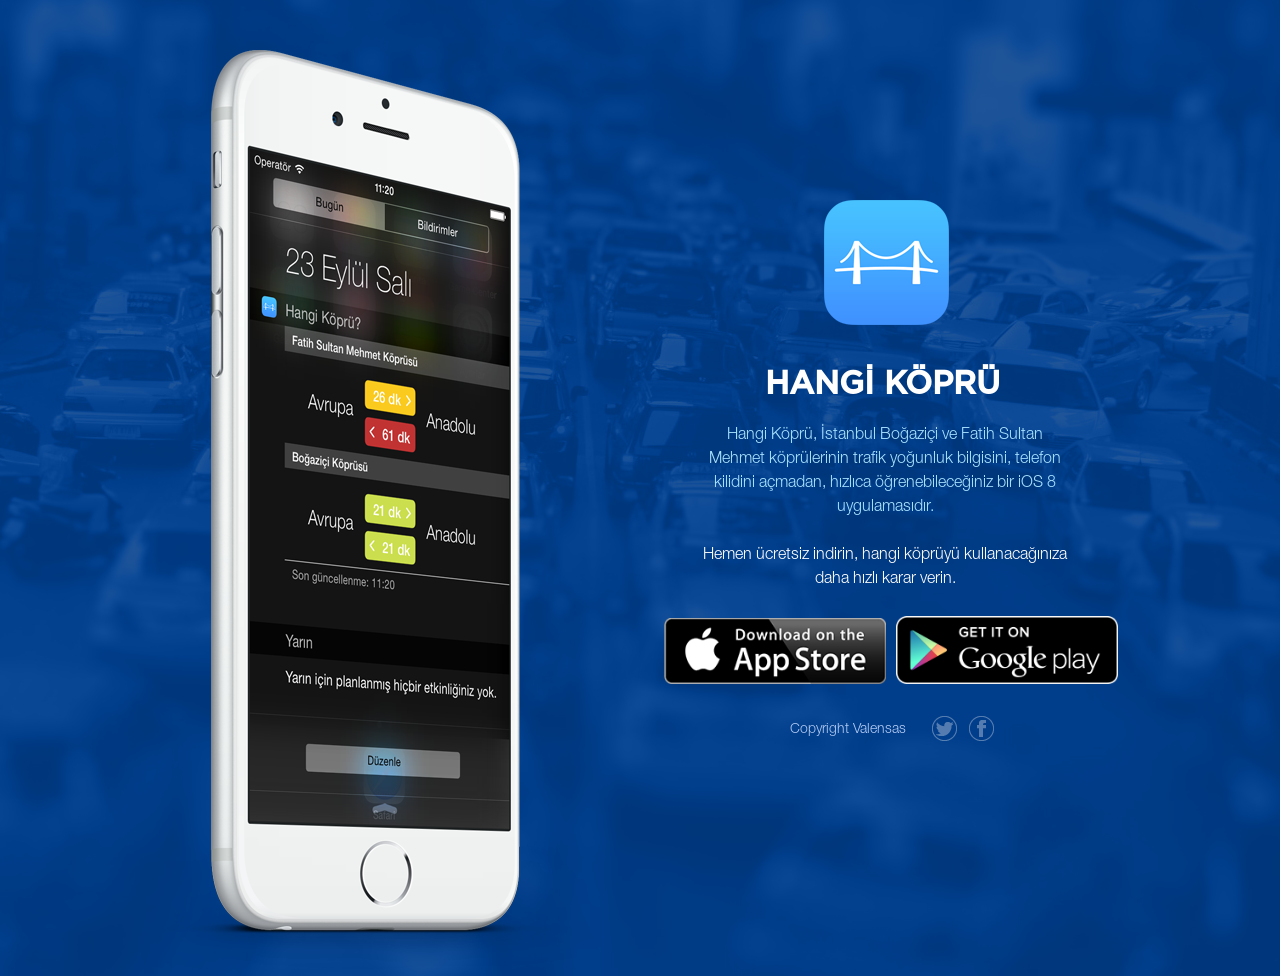
<file: index.html>
<html>
<head>
	<title>Hangi Köprü</title>
	<link rel="stylesheet" href="style.css">
	<meta http-equiv="content-type" content="text/html;charset=utf-8" />
	<meta itemprop="name" content="Hangi Köprü">
	<meta itemprop="description" content="Hangi Köprü, İstanbul Boğaziçi ve Fatih Sultan Mehmet köprülerinin trafik yoğunluk bilgisini, telefon kilidini açmadan, hızlıca öğrenebileceğiniz bir iOS 8 uygulamasıdır.">
</head>

<body>
	
	<div class="holder">
		<div class="left">
			<div class="phone"></div>
		</div>
		
		<div class="right">
			<div class="info">
				<div class="applogo"></div>
				<h1>HANGİ KÖPRÜ</h1>
				<p> Hangi Köprü, İstanbul Boğaziçi ve Fatih Sultan Mehmet köprülerinin trafik yoğunluk bilgisini, telefon kilidini açmadan, hızlıca öğrenebileceğiniz bir iOS 8 uygulamasıdır. <br><br><span>Hemen ücretsiz indirin, hangi köprüyü kullanacağınıza daha hızlı karar verin.</span>
				</p>
				<a target="_blank" href="https://itunes.apple.com/app/hangi-kopru/id915289485?mt=8"><img class="storebadge" src="img/store_badge.png"></a><a href="https://play.google.com/store/apps/details?id=com.valensas.hangikopru.app">
  <img class="playstore" alt="Android app on Google Play"
       src="img/playstore_badge.png" />
</a>
				
			</div>
			
					<div class="foobar">
			<ul>
				<li><a target="_blank" href="https://twitter.com/hangikopru"><img src="img/twitter.png"></a></li>
				<li><a target="_blank" href="http://facebook.com/istanbulhangikopru"><img src="img/facebook.png"></a></li>
			</ul>
			<div class="cpy">Copyright <a target="_blank" href="http://www.valensas.com/">Valensas</a></div> 
	
		</div>
		</div>

	</div>


</body>	

</html>
</file>
<file: style.css>
/* FONTS */

@font-face {
	font-family: 'Conv_Gotham-Medium';
	src: url('fonts/Gotham-Medium.eot');
	src: local('☺'), url('fonts/Gotham-Medium.woff') format('woff'), url('fonts/Gotham-Medium.ttf') format('truetype'), url('fonts/Gotham-Medium.svg') format('svg');
	font-weight: normal;
	font-style: normal;
}


@font-face {
	font-family: 'hnlt';
	src: url('fonts/hnlt.eot');
	src: local('☺'), url('fonts/hnlt.woff') format('woff'), url('fonts/hnlt.ttf') format('truetype'), url('fonts/hnlt.svg') format('svg');
	font-weight: normal;
	font-style: normal;
}

/* GENERAL */

body {
background-color: #fff;
	margin: 0px;
		background-image: url(img/bg.png);
	background-size: cover;
	background-repeat: no-repeat;
	margin: 0px;
	overflow: hidden;
}

.holder {
	width: 1000px;
	margin: 0 auto;
	height: 876px;
}

.left {
	float: left;
	width: 500px;
	height: 100%;
		-webkit-animation-name: headerleftAnim;
    -moz-animation-name: headerleftAnim;
    -ms-animation-name: headerleftAnim;
	-o-animation-name: headerleftAnim;
	animation-name: headerleftAnim;
	-webkit-animation-fill-mode: both;
	-moz-animation-fill-mode: both;
	-ms-animation-fill-mode: both;
	-o-animation-fill-mode: both;
	animation-fill-mode: both;
	-webkit-animation-delay: 0.5s;
	-moz-animation-delay: 0.5s;
	-ms-animation-delay: 0.5s;
	-o-animation-delay: 0.5s;
	animation-delay: 0.5s;
	-webkit-animation-duration: 1.75s;
	-moz-animation-duration: 1.75s;
	-ms-animation-duration: 1.75s;
	-o-animation-duration: 1.75s;
	animation-duration: 1.75s;
	
}

@-webkit-keyframes headerleftAnim {
	0%   { opacity: 0; -webkit-transform: translateX(-100px); }
	100% { opacity: 1; -webkit-transform: translateX(0px); }
}

@-moz-keyframes headerleftAnim {
	0%   { opacity: 0; -webkit-transform: translateX(-100px); }
	100% { opacity: 1; -webkit-transform: translateX(0px); }
}

@-o-keyframes headerleftAnim {
	0%   { opacity: 0; -webkit-transform: translateX(-100px); }
	100% { opacity: 1; -webkit-transform: translateX(0px); }
}

@keyframes headerleftAnim {
	0%   { opacity: 0; -webkit-transform: translateX(-100px); }
	100% { opacity: 1; -webkit-transform: translateX(0px); }
}


.right {
	float: left;
	width: 500px;
	height: 100%;
	-webkit-animation-name: headerrightAnim;
    -moz-animation-name: headerrightAnim;
    -ms-animation-name: headerrightAnim;
	-o-animation-name: headerrightAnim;
	animation-name: headerrightAnim;
	-webkit-animation-fill-mode: both;
	-moz-animation-fill-mode: both;
	-ms-animation-fill-mode: both;
	-o-animation-fill-mode: both;
	animation-fill-mode: both;
	-webkit-animation-delay: 0.5s;
	-moz-animation-delay: 0.5s;
	-ms-animation-delay: 0.5s;
	-o-animation-delay: 0.5s;
	animation-delay: 0.5s;
	-webkit-animation-duration: 1.75s;
	-moz-animation-duration: 1.75s;
	-ms-animation-duration: 1.75s;
	-o-animation-duration: 1.75s;
	animation-duration: 1.75s;
	
}

@-webkit-keyframes headerrightAnim {
	0%   { opacity: 0; -webkit-transform: translateX(100px); }
	100% { opacity: 1; -webkit-transform: translateX(0px); }
}

@-moz-keyframes headerrightAnim {
	0%   { opacity: 0; -webkit-transform: translateX(100px); }
	100% { opacity: 1; -webkit-transform: translateX(0px); }
}

@-o-keyframes headerrightAnim {
	0%   { opacity: 0; -webkit-transform: translateX(100px); }
	100% { opacity: 1; -webkit-transform: translateX(0px); }
}

@keyframes headerrightAnim {
	0%   { opacity: 0; -webkit-transform: translateX(100px); }
	100% { opacity: 1; -webkit-transform: translateX(0px); }
}


.phone {
	background-image: url(img/phone.png);
		background-repeat: no-repeat;

	margin-top: 50px;
	width: 462px;
	height: 926px;
}

.info {
	width: 500px;
	height: 470px;
	margin-top: 90px;
}

.applogo {
	background-image: url(img/app_icon.png);
	background-repeat: no-repeat;
	width: 125px;
	height: 125px;
	margin-left: 184px;
	
}


/* INFO */

h1 {
	color: #fff;
	margin-left: 125px;
	margin-top: 40px;
	font-family: "Conv_Gotham-Medium"; 
	font-size: 32px;
}

p {
	font-size: 16px;
	color: #a8e2ff;
	font-family: "hnlt";
	line-height: 24px;
	text-align: center;
	width: 370px;
	margin-left: 60px;	
}
span{
	color: #fff;
}


.storebadge {
	margin-left: 24px;
	margin-top: 10px;
	margin-right: 10px;
	float: left;
	width: 222px;
 }

/* FOOTER */



.foobar a {color: #C7DBFF ;
	text-decoration: none;}

.foobar a:hover {color: #fff;}

.playstore {float: left;
margin-top: 8px;
width: 222px;}

.cpy {
	font-size: 14px;
	color: #C7DBFF;
	margin-top: 38px;
	opacity: 0.9;
	font-family: "hnlt";
	height: 50px;
	font: 18px;
	margin-right: -30px;
	width: 120px;
	float: right;
}

.foobar {
	float: right;
	margin: 0px 140px 10px 10px;
		}

ul {
float: right;
width: 100px;
margin-right: -20px;
margin-top: 32px;
 }

ul li {float: left;
margin-left: 12px;
width: 25px;
	opacity: 0.6;
height: 25px;
display: inline;}

ul li:hover { 	opacity: 1.0;
	
	-webkit-transition: all 500ms cubic-bezier(0.630, 0.195, 0.890, 0.395); 
   -moz-transition: all 500ms cubic-bezier(0.630, 0.195, 0.890, 0.395); 
     -o-transition: all 500ms cubic-bezier(0.630, 0.195, 0.890, 0.395); 
        transition: all 500ms cubic-bezier(0.630, 0.195, 0.890, 0.395); /* custom */

-webkit-transition-timing-function: cubic-bezier(0.630, 0.195, 0.890, 0.395); 
   -moz-transition-timing-function: cubic-bezier(0.630, 0.195, 0.890, 0.395); 
     -o-transition-timing-function: cubic-bezier(0.630, 0.195, 0.890, 0.395); 
        transition-timing-function: cubic-bezier(0.630, 0.195, 0.890, 0.395); /* custom */
 }


@media screen and (min-height: 700px) {
	
body {overflow: hidden;}
.info {

	margin-top: 200px;
}

}
</file>
